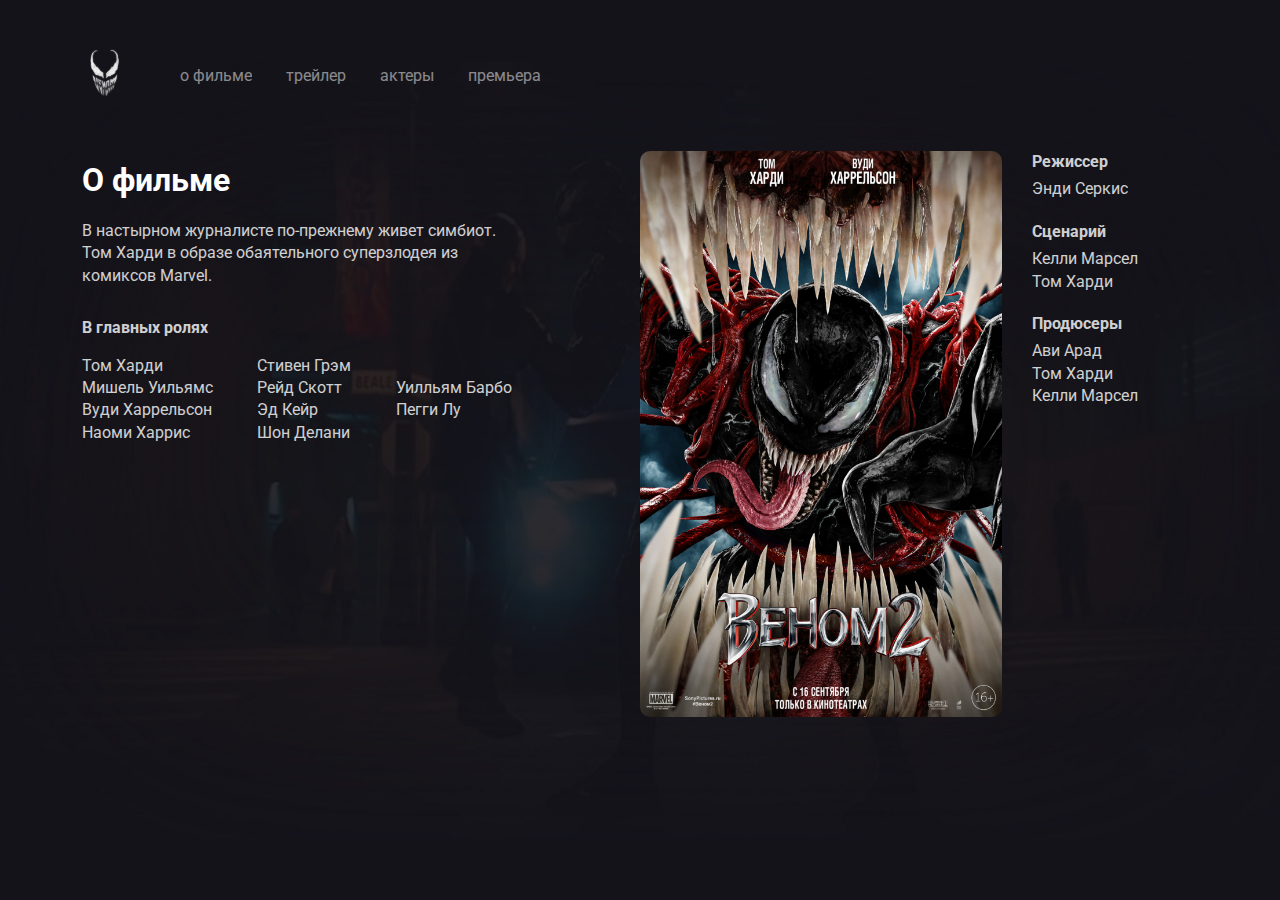
<file: about.html>
<!DOCTYPE html>
<html lang="ru">
<head>
    <meta charset="UTF-8">
    <meta http-equiv="X-UA-Compatible" content="IE=edge">
    <meta name="viewport" content='width=device-width; initial-scale=1.0; maximum-scale=1.0; user-scalable=0;'>
    <title>Venom - о фильме</title>
    <link rel="stylesheet" href="css/style.min.css">
    <link rel="preconnect" href="https://fonts.gstatic.com">
    <link href="https://fonts.googleapis.com/css2?family=Roboto:wght@400;700&display=swap" rel="stylesheet">
    <link rel="shortcut icon" href="img/venom-icon.ico" type="image/x-icon">
    <script src="js/script.js" defer></script>
</head>

<body class="_container body">
    <header class="header fixed">
    <a href="index.html" class="header-logo">
        <svg viewBox="0 0 46 71" fill="none" xmlns="http://www.w3.org/2000/svg" xmlns:xlink="http://www.w3.org/1999/xlink">
            <rect width="46" height="71" fill="url(#pattern0)"/>
            <defs>
            <pattern id="pattern0" patternContentUnits="objectBoundingBox" width="1" height="1">
            <use xlink:href="#image0" transform="translate(-0.117115) scale(0.00276114 0.00178891)"/>
            </pattern>
            <image id="image0" width="447" height="559" xlink:href="[data-uri]"/>
            </defs>
        </svg>
    </a>
    <nav class="header-nav">
        <div class="menu-burger">
            <a href="#" class="burger-arrow">закрыть<img src="img/arrow.svg"></a>
        </div>
        <a href="about.html" class="header-nav-link">о фильме</a>
        <a href="about.html" class="header-nav-link">трейлер</a>
        <a href="about.html" class="header-nav-link">актеры</a>
        <a href="about.html" class="header-nav-link">премьера</a>
    </nav>
    <a href="#" class="burger menu-burger">
        <span class="burger-text">меню</span>
        <div class="burger-lines">
            <span class="burger-line span1"></span>
            <span class="burger-line span2"></span>
            <span class="burger-line span3"></span>
        </div>
    </a>
</header>
<div id="lol123"></div>

    
    <main class="about">
        <div class="about-left about-col">
            <h1 class="about-heading">O фильме</h1>
            <p class="about-description _paragraph">
                В настырном&nbsp;журналисте по-прежнему живет&nbsp;симбиот. Том&nbsp;Харди в образе&nbsp;обаятельного суперзлодея из комиксов&nbsp;Marvel.
            </p>
            <div class="about-roles">
                <h4 class="about-roles-heading _heading">В главных ролях</h4>
                <div class="about-roles-actors _paragraph">
                    <div><a href="https://www.kinopoisk.ru/name/39984/">Том Харди</a></div>
                    <div><a href="https://www.kinopoisk.ru/name/1433/">Мишель Уильямс</a></div>
                    <div><a href="https://www.kinopoisk.ru/name/9839/">Вуди Харрельсон</a></div>
                    <div><a href="https://www.kinopoisk.ru/name/41821/">Наоми Харрис</a></div>
                    <div><a href="https://www.kinopoisk.ru/name/223/">Стивен Грэм</a></div>
                    <div><a href="https://www.kinopoisk.ru/name/584298/">Рейд Скотт</a></div>
                    <div><a href="https://www.kinopoisk.ru/name/2657783/">Эд Кейр</a></div>
                    <div><a href="https://www.kinopoisk.ru/name/4267499/">Шон Делани</a></div>
                    <div><a href="https://www.kinopoisk.ru/name/4282386/">Уилльям Барбо</a></div>
                    <div><a href="https://www.kinopoisk.ru/name/39412/">Пегги Лу</a></div>
                </div>
            </div>
            <div class="about-trailer">
                <!-- <img src="img/preview.jpg"> -->
                <iframe  src="https://www.youtube.com/embed/Othd8W8o3t0" title="YouTube video player" frameborder="0" allow="accelerometer; autoplay; clipboard-write; encrypted-media; gyroscope; picture-in-picture" allowfullscreen></iframe>
            </div>
        </div>
        <div class="about-right about-col">
            <img class="poster" src="img/poster.jpg" alt="">
            <div class="poster-description">
                <div class="poster-description-item">
                    <h4 class="_heading">Режиссер</h4>
                    <a href="https://www.kinopoisk.ru/name/13176/" class="_paragraph">Энди Серкис</a>
                </div>
                <div class="poster-description-item">
                    <h4 class="_heading">Сценарий</h4>
                    <a href="https://www.kinopoisk.ru/name/2316498/" class="_paragraph">Келли Марсел</a>
                    <a href="https://www.kinopoisk.ru/name/39984/" class="_paragraph">Том Харди</a>
                </div>
                <div class="poster-description-item">
                    <h4 class="_heading">Продюсеры</h4>
                    <a href="https://www.kinopoisk.ru/name/8281/" class="_paragraph">Ави Арад</a>
                    <a href="https://www.kinopoisk.ru/name/39984/" class="_paragraph">Том Харди</a>
                    <a href="https://www.kinopoisk.ru/name/2316498/" class="_paragraph">Келли Марсел</a>
                </div>
            </div>
        </div>
    </main>
    <footer class="footer">
    
</footer>
</body>

</html>
</file>
<file: css/style.min.css>
*,::after,::before{-webkit-box-sizing:border-box;box-sizing:border-box;margin:0;padding:0}body,html{margin:0;padding:0;font-family:Roboto,sans-serif}h1,h2,h3,h4,h5,h6,p{margin:0;padding:0}a{text-decoration:none;color:#fff}button{outline:0;border:none}._container{max-width:1116px;margin:0 auto}html{height:100%;width:100%}body{background:#14131a url(../img/main-bg.jpg) no-repeat center center/100%;color:#fff}#lol123{z-index:199}.header{display:-webkit-box;display:-ms-flexbox;display:flex;-webkit-box-pack:start;-ms-flex-pack:start;justify-content:flex-start;-webkit-box-align:center;-ms-flex-align:center;align-items:center;height:151px;z-index:200}.header-logo{margin-right:22px}.header-logo svg{width:46px}.header-nav-link{margin-left:30px;opacity:.5;-webkit-transition:opacity .3s;-o-transition:opacity .3s;transition:opacity .3s}.header-nav-link:hover{opacity:.8}.burger{display:none}.burger-text{display:block;font-size:20px;margin-right:20px}.burger-line{display:block;height:3px;width:29px;background-color:#fff;border-radius:5px}.burger-line:not(:last-child){margin-bottom:8px}.burger-arrow{display:none}.active{overflow:hidden}.active .header-nav{position:fixed;opacity:1;top:0;left:0;z-index:222;background-color:#fff;font-size:24px;display:-webkit-box;display:-ms-flexbox;display:flex;-webkit-box-orient:vertical;-webkit-box-direction:normal;-ms-flex-direction:column;flex-direction:column;margin-left:0;-webkit-box-pack:center;-ms-flex-pack:center;justify-content:center;-webkit-box-align:center;-ms-flex-align:center;align-items:center;width:100%;height:100%}.active .header-nav div{position:absolute;top:0;display:-webkit-box;display:-ms-flexbox;display:flex;-webkit-box-align:center;-ms-flex-align:center;align-items:center;width:485px;height:101px}.active .header-nav .burger-arrow{color:#14131a;opacity:1;display:-webkit-box;display:-ms-flexbox;display:flex;position:absolute;-webkit-box-align:center;-ms-flex-align:center;align-items:center;right:0}.active .header-nav .burger-arrow img{width:35px;margin-left:15px}.active .header-nav-link{color:#14131a;opacity:1;display:block;margin-bottom:15px;text-align:center;margin:0;margin-bottom:20px}.main{display:-webkit-box;display:-ms-flexbox;display:flex;-webkit-box-pack:start;-ms-flex-pack:start;justify-content:flex-start;-webkit-box-orient:vertical;-webkit-box-direction:normal;-ms-flex-direction:column;flex-direction:column;margin-top:40px;margin-bottom:200px}.main-date{font-size:24px;margin-bottom:38px;opacity:.8}.main-heading{margin-bottom:40px;width:835px}.main-description{max-width:420px}.main-btn{display:-webkit-box;display:-ms-flexbox;display:flex;-webkit-box-align:center;-ms-flex-align:center;align-items:center;-webkit-box-pack:start;-ms-flex-pack:start;justify-content:flex-start;font-size:14px;margin-top:70px}.main-btn img{width:14px}.main-btn span{margin-left:10px}.main-btn1{background:#fff;border-radius:5px;color:#8d0019;padding:15px 30px;display:-webkit-box;display:-ms-flexbox;display:flex;-webkit-box-align:center;-ms-flex-align:center;align-items:center;margin-right:50px;-webkit-transition:opacity .3s;-o-transition:opacity .3s;transition:opacity .3s}.main-btn1:hover{opacity:.8}.main-btn2{background-color:transparent;color:#fff;-webkit-transition:opacity .3s;-o-transition:opacity .3s;transition:opacity .3s;display:-webkit-box;display:-ms-flexbox;display:flex;-webkit-box-align:center;-ms-flex-align:center;align-items:center}.main-btn2:hover{opacity:.7}.decoration{position:absolute;left:0;top:0;display:block;width:100vw;height:100vh;overflow:hidden}.venom{position:absolute;top:25px;right:0;margin-right:0;-webkit-animation:venom 3s ease 1;animation:venom 3s ease 1}@-webkit-keyframes venom{0%{margin-right:-700px}100%{right:0}}@keyframes venom{0%{margin-right:-700px}100%{right:0}}.slide{z-index:-1;position:absolute;top:-10%;right:0;height:120%;width:500px;-webkit-transform:rotate(-11deg);-ms-transform:rotate(-11deg);transform:rotate(-11deg);background:-webkit-gradient(linear,left top,left bottom,from(#8d0019),to(#230006));background:-o-linear-gradient(top,#8d0019 0,#230006 100%);background:linear-gradient(180deg,#8d0019 0,#230006 100%);-webkit-animation:slide 3s ease 1;animation:slide 3s ease 1;opacity:.8}@-webkit-keyframes slide{0%{right:-700px}20%{right:-700px}60%{right:50px}100%{right:0}}@keyframes slide{0%{right:-700px}20%{right:-700px}60%{right:50px}100%{right:0}}.blood{z-index:-20;position:absolute;top:0;right:0;margin-right:0;-webkit-animation:blood 3s ease 1;animation:blood 3s ease 1}@-webkit-keyframes blood{0%{margin-right:-1500px}100%{right:0}}@keyframes blood{0%{margin-right:-1500px}100%{right:0}}._heading{font-weight:700;font-size:16px;line-height:140%;opacity:.8}._paragraph{font-size:16px;line-height:140%;opacity:.8}.about{display:-webkit-box;display:-ms-flexbox;display:flex}.about-col{-ms-flex-preferred-size:50%;flex-basis:50%}.about-heading{margin-top:10px;margin-bottom:21px}.about-description{max-width:420px;margin-bottom:30px}.about-roles{margin-bottom:40px}.about-roles-heading{margin-bottom:15px}.about-roles-actors{display:-webkit-box;display:-ms-flexbox;display:flex;-webkit-box-pack:center;-ms-flex-pack:center;justify-content:center;-webkit-box-orient:vertical;-webkit-box-direction:normal;-ms-flex-direction:column;flex-direction:column;-ms-flex-wrap:wrap;flex-wrap:wrap;max-height:110px;width:85%}.about-roles-actors a:hover{text-decoration:underline}.about-trailer iframe{width:400px;height:228.375px}.about-right{display:-webkit-box;display:-ms-flexbox;display:flex}.poster{border-radius:10px;width:362px}.poster-description{display:-webkit-box;display:-ms-flexbox;display:flex;-webkit-box-orient:vertical;-webkit-box-direction:normal;-ms-flex-direction:column;flex-direction:column;margin-bottom:70px}.poster-description-item{margin-bottom:20px;margin-left:30px}.poster-description-item h4{margin-bottom:5px}.poster-description-item a{display:block}.poster-description-item a:hover{text-decoration:underline}@media (min-width:1599.98px){._container{max-width:1440px}.header{font-size:22px}.header-logo svg{width:65px}.main{margin-top:65px}.main-date{font-size:26px;margin-bottom:45px}.main-heading{width:1000px;margin-bottom:70px}.main-description{max-width:510px}.main-btn img{width:21px}.main-btn{font-size:21px;margin-top:91px}.main-btn1{padding:18px 35px;margin-right:75px}.venom{width:840px}.slide{width:550px}._heading{font-size:21px}._paragraph{font-size:19px}.about-heading{margin-top:20px;margin-bottom:37px;font-size:40px}.about-description{margin-bottom:25px;max-width:510px}.about-roles{margin-bottom:60px}.about-roles-heading{margin-bottom:25px}.about-roles-actors{max-height:130px;width:90%}.about-trailer iframe{width:500px;height:281.25px}.poster{width:490px}.poster-description-item{margin-bottom:40px;margin-left:60px}}@media (max-width:1400px){.main{margin-top:30px;margin-bottom:150px}.main-date{font-size:21px;margin-bottom:30px}.main-heading{width:700px;margin-bottom:30px}.main-description{max-width:390px}.venom{width:650px}.slide{width:350px}.blood{width:680px}}@media (max-width:1128px){._container{max-width:970px}}@media (max-width:991px){._container{max-width:750px}.header{height:100px;font-size:12px}.header-logo{margin-right:16px}.header-nav-link{margin-left:19px}.main{margin-top:20px;margin-bottom:0}.main-date{font-size:17px;margin-bottom:25px}.main-description{max-width:320px}.main-btn img{width:12px}.main-btn span{margin-left:7px}.main-btn{font-size:12px;margin-top:45px}.main-btn1{padding:10px 25px;margin-right:30px}.venom{width:400px;top:35px}.slide{width:230px}.blood{width:450px;top:25px}._heading{font-size:13px}._paragraph{font-size:12px}.about-heading{font-size:30px;margin-bottom:17px}.about-description{margin-bottom:20px;max-width:300px}.about-roles{margin-bottom:20px}.about-roles-heading{margin-bottom:8px}.about-roles-actors{max-height:80px}.about-trailer iframe{width:300px;height:168.75px}.poster{width:270px}.poster-description-item{margin-bottom:17px;margin-left:20px}}@media (max-width:768px){._container{max-width:none;padding:0 25px}body{background:#14131a}body{width:100%;display:-webkit-box;display:-ms-flexbox;display:flex;-webkit-box-orient:vertical;-webkit-box-direction:normal;-ms-flex-direction:column;flex-direction:column;-webkit-box-align:center;-ms-flex-align:center;align-items:center}#lol123{width:100%;height:101px;position:fixed;background-color:#14131a}.fixed{position:fixed}.header{width:480px;-webkit-box-pack:justify;-ms-flex-pack:justify;justify-content:space-between;height:101px;font-size:14px}.header-logo{margin-right:12px}.header-nav-link{display:none}.burger{display:-webkit-box;display:-ms-flexbox;display:flex}.main{display:-webkit-box;display:-ms-flexbox;display:flex;-webkit-box-align:center;-ms-flex-align:center;align-items:center;margin-top:123px}.main-date{font-size:14px;margin-bottom:20px}.main-date{font-size:18px;margin-bottom:15px}.main-heading{width:480px;margin-bottom:30px}.main-description{max-width:270px;text-align:center}.main-btn img{width:10px}.main-btn img{width:14px}.main-btn span{margin-left:10px}.main-btn{font-size:10px;margin-top:28px}.main-btn{font-size:9px;margin-top:23px;-webkit-box-orient:vertical;-webkit-box-direction:normal;-ms-flex-direction:column;flex-direction:column}.main-btn{margin-top:35px;font-size:14px;margin-bottom:25px}.main-btn1{padding:7px 15px;margin-right:20px}.main-btn1{margin-right:0}.main-btn1{margin-right:0;margin-bottom:25px;padding:15px 30px}.venom{width:610px;top:40px;z-index:-1;opacity:.32}.slide{width:160px}.slide{display:none}.blood{width:700px;top:110px;z-index:-49;opacity:.2}._heading{font-size:16px}._paragraph{font-size:10px}._paragraph{font-size:9px}._paragraph{font-size:16px}.about{-webkit-box-orient:vertical;-webkit-box-direction:normal;-ms-flex-direction:column;flex-direction:column;margin-top:101px}.about-heading{margin-top:25px;font-size:36px;line-height:42px;margin-bottom:21px}.about-description{margin-bottom:40px;max-width:270px}.about-roles-actors{max-height:1000px}.about-trailer iframe{width:100%;height:194px;margin-bottom:40px}.about-right{-webkit-box-orient:vertical;-webkit-box-direction:normal;-ms-flex-direction:column;flex-direction:column}.poster{width:100%;margin-bottom:45px}.poster-description-item{margin-left:0}}@media (max-width:481px){#lol123{width:100%;height:80px}.header{width:350px;height:80px;font-size:11px}.burger-text{font-size:14px;margin-right:11px}.burger-line:not(:last-child){margin-bottom:6px}.burger-line{height:2px;width:24px}.active .header-nav{font-size:16px}.active .header-nav div{width:352px;height:80px}.active .header-nav .burger-arrow img{width:25px}.main{margin-top:110px}.main-heading{width:350px;margin-bottom:25px}.main-description{max-width:250px}.venom{width:500px;top:80px;opacity:.32}.blood{z-index:-59;width:600px;top:100px;opacity:.2}.about{margin-top:70px}}@media (max-width:359px){.about-trailer iframe{width:100%;height:150px}}@media (max-width:340px){.header{width:250px}.active .header-nav .burger-arrow img{margin-left:30px}.main-date{font-size:16px;margin-bottom:12px}.main-heading{width:250px;margin-bottom:20px}.main-btn{margin-top:20px;font-size:14px}.main-btn1{padding:10px 22px}.venom{width:300px}.blood{width:400px}._paragraph{font-size:14px}}@media (max-width:768px) and (min-width:360px){.about-trailer iframe{width:100%;height:290px}.poster{width:70%;margin-left:auto;margin-right:auto}}
</file>
